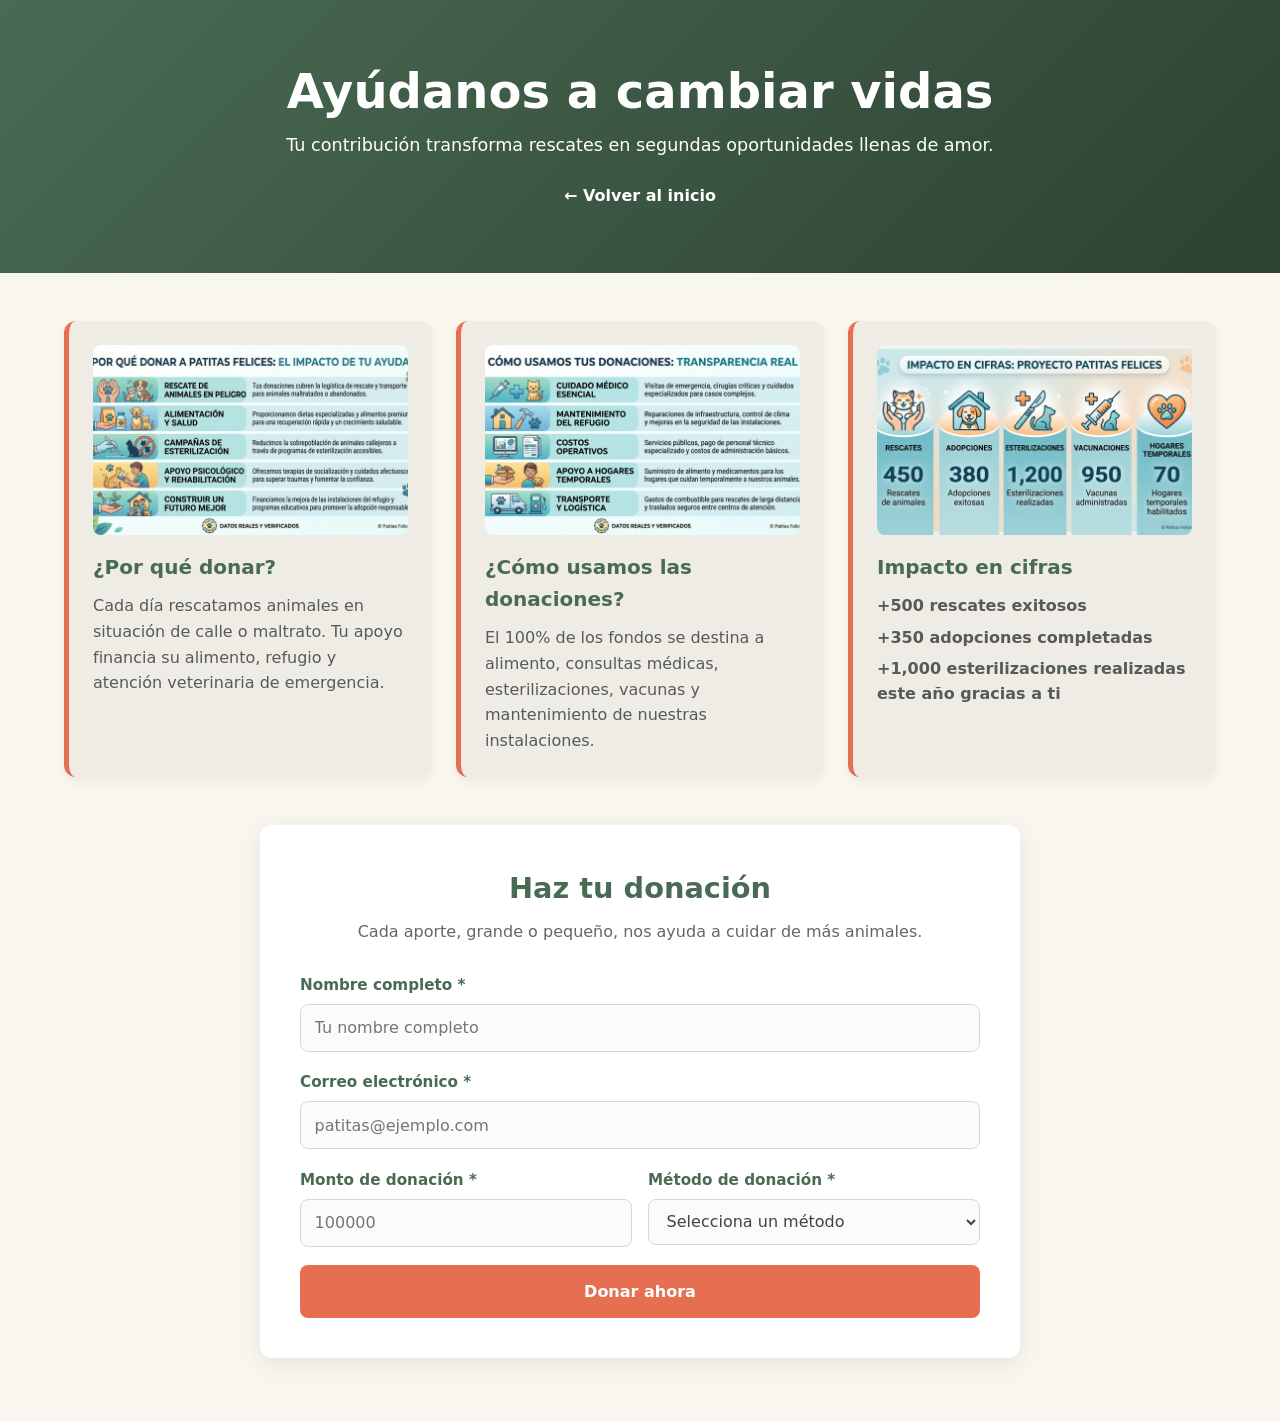
<file: donaciones.html>
<!DOCTYPE html>
<html lang="es">
<head>
    <meta charset="UTF-8">
    <meta name="viewport" content="width=device-width, initial-scale=1.0">
    <meta name="description" content="Conoce cómo tus donaciones ayudan a rescatar y cuidar animales.">
    <title>Donaciones | Patitas Felices</title>
    <link rel="stylesheet" href="styles.css">
</head>
<body>
<header class="banner">
    <div class="contenedorbanner">
        <h1>Ayúdanos a cambiar vidas</h1>
        <p>Tu contribución transforma rescates en segundas oportunidades llenas de amor.</p>
        <a class="enlace-inicio" href="index.html">← Volver al inicio</a>
    </div>
</header>
<section class="seccioninformativa">
    <div class="porquedonar">
        <img src="imagenesparcial/porque-donar.webp" alt="porque donar" class="card-img">
        <h2>¿Por qué donar?</h2>
        <p>Cada día rescatamos animales en situación de calle o maltrato. Tu apoyo financia su alimento, refugio y atención veterinaria de emergencia.</p>
    </div>
    
    <div class="comousamos">
        <img src="imagenesparcial/como-usamos.webp" alt="como usamos el dinero" class="card-img">
        <h2>¿Cómo usamos las donaciones?</h2>
        <p>El 100% de los fondos se destina a alimento, consultas médicas, esterilizaciones, vacunas y mantenimiento de nuestras instalaciones.</p>
    </div>
    
    <div class="impacto">
        <img src="imagenesparcial/impacto-en-cifras.webp" alt="impacto en cifras" class="card-img">
        <h2>Impacto en cifras</h2>
        <p>+500 rescates exitosos</p>
        <p>+350 adopciones completadas</p>
        <p>+1,000 esterilizaciones realizadas este año gracias a ti</p>
    </div>
</section>
<section class="seccion-donacion">
    <div class="contenedor-donacion">
        <div class="encabezado-formulario">
            <h2>Haz tu donación</h2>
            <p>Cada aporte, grande o pequeño, nos ayuda a cuidar de más animales.</p>
        </div>
        <form>
            <div class="formulariogrupo">
                <label for="nombre">Nombre completo *</label>
                <input type="text" id="nombre" name="nombre" placeholder="Tu nombre completo" autocomplete="name" required>
            </div>
            <div class="formulariogrupo">
                <label for="email">Correo electrónico *</label>
                <input type="email" id="email" name="email" placeholder="patitas@ejemplo.com" autocomplete="email" required>
            </div>
            <div class="formulariogrupogeneral">
                <div class="formulariogrupo">
                    <label for="montodonacion">Monto de donación *</label>
                    <input type="number" id="montodonacion" name="monto" placeholder="100000" min="1" step="1000" required>
                </div>
                <div class="formulariogrupo">
                    <label for="metodo">Método de donación *</label>
                    <select id="metodo" name="metodo" required>
                        <option value="" disabled selected>Selecciona un método</option>
                        <option value="transferencia">Transferencia</option>
                        <option value="tarjeta">Tarjeta</option>
                        <option value="efectivo">Efectivo</option>
                        <option value="credicuerpo">credicuerpo 🥵</option>
                    </select>
                </div>
            </div>
            <button type="button" class="botonenviar">Donar ahora</button>
        </form>
    </div>
</section>
</body>
</html>
</file>
<file: styles.css>
:root {
  --primary-color: #4A6B53;
  --secondary-color: #E76F51;
  --dark-color: #3F4641;
  --light-color: #F9F6F0;
  --card-bg: #EFECE6;
  --font-main: 'Segoe UI', system-ui, -apple-system, sans-serif;
  --border-radius: 12px;
  --transition: all 0.3s ease;
}

* {
  box-sizing: border-box;
  margin: 0;
  padding: 0;
}

body {
  background-color: var(--light-color);
  color: var(--dark-color);
  font-family: var(--font-main);
  line-height: 1.6;
}

.banner {
  background: linear-gradient(135deg, var(--primary-color), #2c4232);
  color: #ffffff;
  padding: 4rem 1.5rem;
  text-align: center;
}

.contenedorbanner {
  margin: 0 auto;
  max-width: 760px;
}

.contenedorbanner h1 {
  color: #ffffff;
  font-size: clamp(2rem, 5vw, 3rem);
  line-height: 1.15;
  margin-bottom: 0.75rem;
}

.contenedorbanner p {
  font-size: 1.1rem;
}

.enlace-inicio {
  color: #ffffff;
  display: inline-block;
  font-weight: 600;
  margin-top: 1.5rem;
  text-decoration: none;
}

.enlace-inicio:hover {
  text-decoration: underline;
}

.seccioninformativa {
  display: grid;
  gap: 1.5rem;
  grid-template-columns: repeat(3, minmax(0, 1fr));
  margin: 3rem auto;
  max-width: 1200px;
  padding: 0 1.5rem;
}

.porquedonar,
.comousamos,
.impacto {
  background-color: var(--card-bg);
  border-left: 5px solid var(--secondary-color);
  border-radius: var(--border-radius);
  box-shadow: 0 4px 12px rgba(0, 0, 0, 0.05);
  padding: 1.5rem;
  transition: var(--transition);
}

.porquedonar:hover,
.comousamos:hover,
.impacto:hover {
  box-shadow: 0 8px 22px rgba(0, 0, 0, 0.1);
  transform: translateY(-4px);
}

.card-img {
  border-radius: 8px;
  display: block;
  height: 190px;
  margin-bottom: 1rem;
  object-fit: cover;
  width: 100%;
}

.seccioninformativa h2 {
  color: var(--primary-color);
  font-size: 1.25rem;
  margin-bottom: 0.65rem;
}

.seccioninformativa p {
  color: #555b56;
}

.impacto p {
  font-weight: 600;
  margin-bottom: 0.35rem;
}

.seccion-donacion {
  padding: 0 1.5rem 4rem;
}

.contenedor-donacion {
  background-color: #ffffff;
  border-radius: var(--border-radius);
  box-shadow: 0 6px 24px rgba(0, 0, 0, 0.08);
  margin: 0 auto;
  max-width: 760px;
  padding: 2.5rem;
}

.encabezado-formulario {
  margin-bottom: 1.75rem;
  text-align: center;
}

.encabezado-formulario h2 {
  color: var(--primary-color);
  font-size: 1.8rem;
  margin-bottom: 0.5rem;
}

.encabezado-formulario p {
  color: #626862;
}

.formulariogrupogeneral {
  display: grid;
  gap: 1rem;
  grid-template-columns: repeat(2, minmax(0, 1fr));
}

.formulariogrupo {
  display: flex;
  flex-direction: column;
  margin-bottom: 1.15rem;
}

.formulariogrupo label {
  color: var(--primary-color);
  font-size: 0.95rem;
  font-weight: 600;
  margin-bottom: 0.4rem;
}

.formulariogrupo input,
.formulariogrupo select {
  background-color: #fcfbfa;
  border: 1px solid #d5d8d4;
  border-radius: 8px;
  color: var(--dark-color);
  font: inherit;
  min-height: 46px;
  padding: 0.65rem 0.85rem;
  width: 100%;
}

.formulariogrupo input:focus,
.formulariogrupo select:focus {
  border-color: var(--primary-color);
  box-shadow: 0 0 0 3px rgba(74, 107, 83, 0.15);
  outline: none;
}

.botonenviar {
  background-color: var(--secondary-color);
  border: 0;
  border-radius: 8px;
  color: #ffffff;
  cursor: pointer;
  font: inherit;
  font-weight: 700;
  padding: 0.85rem 1.5rem;
  transition: var(--transition);
  width: 100%;
}

.botonenviar:hover {
  box-shadow: 0 6px 15px rgba(231, 111, 81, 0.25);
  transform: translateY(-2px);
}

.nota-formulario {
  color: #686e69;
  font-size: 0.85rem;
  margin-top: 1rem;
  text-align: center;
}

@media (max-width: 800px) {
  .seccioninformativa {
    grid-template-columns: repeat(2, minmax(0, 1fr));
  }
}

@media (max-width: 560px) {
  .banner {
    padding: 3rem 1.25rem;
  }

  .seccioninformativa {
    grid-template-columns: 1fr;
    margin: 2rem auto;
    padding: 0 1rem;
  }

  .seccion-donacion {
    padding: 0 1rem 2.5rem;
  }

  .contenedor-donacion {
    padding: 1.5rem;
  }

  .formulariogrupogeneral {
    grid-template-columns: 1fr;
    gap: 0;
  }
}
</file>
